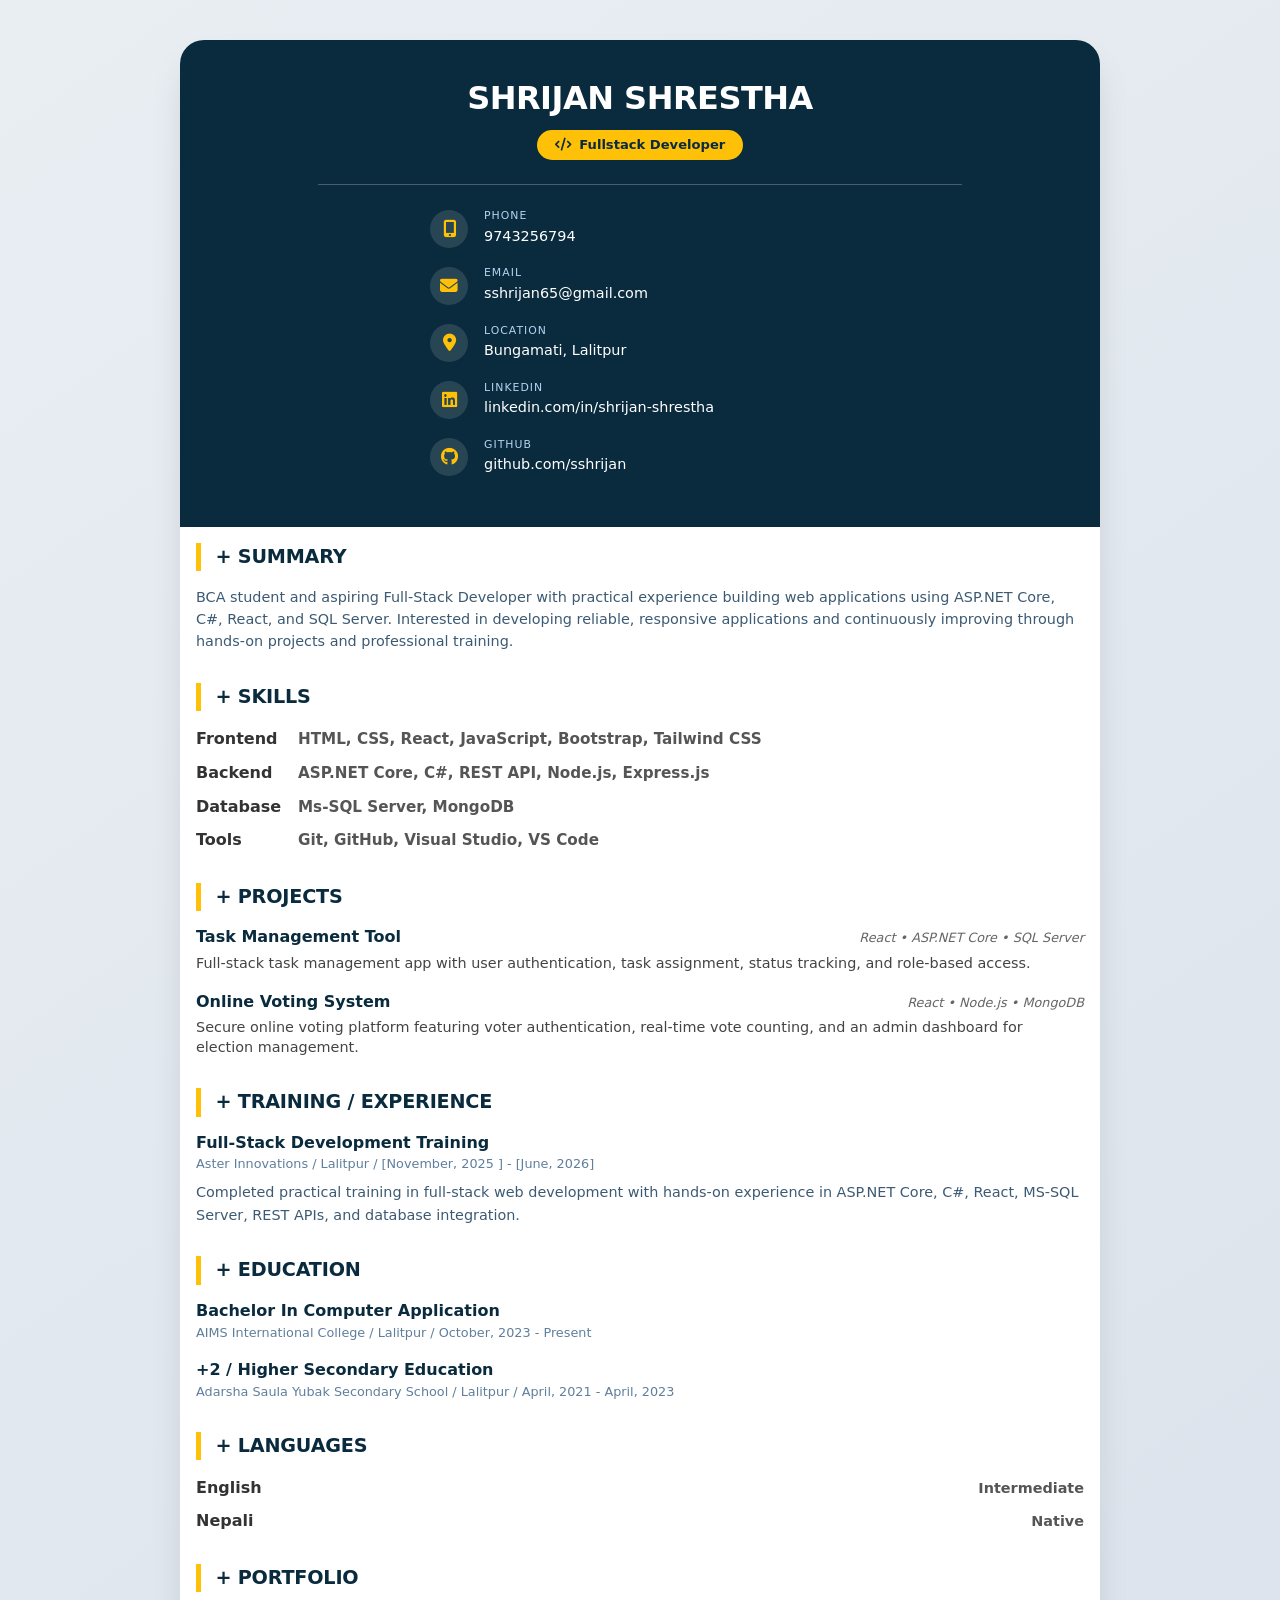
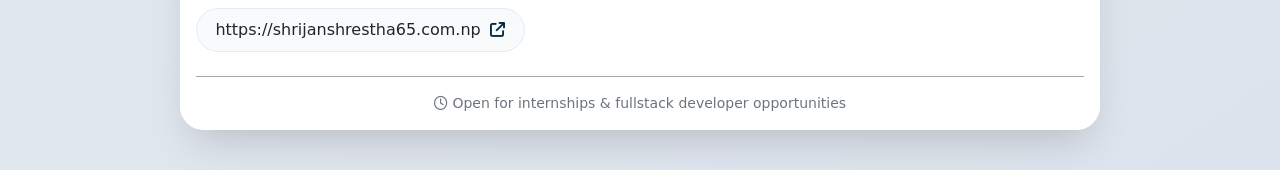
<file: index.html>
<!DOCTYPE html>
<html lang="en">
<head>
    <meta charset="UTF-8">
    <meta name="viewport" content="width=device-width, initial-scale=1.0, viewport-fit=cover">
    <title>Shrijan Shrestha | CV</title>
    <link rel="stylesheet" href="style.css">
    <link href="https://cdn.jsdelivr.net/npm/bootstrap@5.3.0-alpha1/dist/css/bootstrap.min.css" rel="stylesheet">
    <link rel="stylesheet" href="https://cdnjs.cloudflare.com/ajax/libs/font-awesome/6.6.0/css/all.min.css">
    <link href="https://fonts.googleapis.com/css2?family=Inter:opsz,wght@14..32,300;14..32,400;14..32,500;14..32,600;14..32,700&display=swap" rel="stylesheet">
    <style>
       
    </style>
</head>
<body>

<div class="cv-card">
    <div class="row g-0">

        <div class="col-12 top-container">
            <div class="name-title">
                <h1>SHRIJAN SHRESTHA</h1>
                <span class="badge-role"><i class="fa-solid fa-code me-1"></i> Fullstack Developer</span>
            </div>
            
            <hr class="bg-light my-4 opacity-25">
            
            <!-- Contact details -->
            <div class="m-3">
                <div class="contact-item">
                    <div class="contact-icon"><i class="fa-solid fa-mobile-screen-button"></i></div>
                    <div class="contact-info">
                        <h6>Phone</h6>
                        <a href="tel:9743256794" class="text-muted-sm" style="text-decoration: none; cursor: pointer;">
                            9743256794
                        </a>
                    </div>
                </div>
                <div class="contact-item">
                    <div class="contact-icon"><i class="fa-solid fa-envelope"></i></div>
                    <div class="contact-info">
                        <h6>Email</h6>
                        <a href="mailto:sshrijan65@gmail.com?subject=Contact&body=Hello Shrijan," class="text-muted-sm" style="text-decoration: none;">
                            sshrijan65@gmail.com
                        </a>
                    </div>
                </div>
                <div class="contact-item">
                    <div class="contact-icon"><i class="fa-solid fa-location-dot"></i></div>
                    <div class="contact-info">
                        <h6>Location</h6>
                        <a href="https://www.google.com/maps/place/Rato+Machindranath+Temple,Bungamati,Lalitpur/@27.629995,85.3013237,17z/data=!4m6!3m5!1s0x39eb17bcbc676e6d:0x71bb4b30e0c5c558!8m2!3d27.6296562!4d85.3021253!16s%2Fg%2F1hd_xw3xt?entry=ttu&g_ep=EgoyMDI2MDMyMi4wIKXMDSoASAFQAw%3D%3D" target="_blank" style="text-decoration: none;">
                            Bungamati, Lalitpur
                        </a>
                    </div>
                </div>
                <div class="contact-item">
                    <div class="contact-icon"><i class="fa-brands fa-linkedin"></i></div>
                    <div class="contact-info">
                        <h6>LinkedIn</h6>
                        <a href="https://www.linkedin.com/in/shrijan-shrestha-790ab024a/" target="_blank">linkedin.com/in/shrijan-shrestha</a>
                    </div>
                </div>
                <div class="contact-item">
                    <div class="contact-icon"><i class="fa-brands fa-github"></i></div>
                    <div class="contact-info">
                        <h6>GitHub</h6>
                        <a href="https://github.com/sshrijan" target="_blank">github.com/sshrijan</a>
                    </div>
                </div>
            </div>
        </div>
        
        <!-- Main content -->
        <div class="col-12 main-container p-3">

            <!-- SUMMARY -->
            <div class="section-title"><span>+</span> SUMMARY</div>
            <p class="text-muted-sm" style="line-height: 1.5;">BCA student and aspiring Full-Stack Developer with practical experience building web applications using ASP.NET Core, C#, React, and SQL Server. Interested in developing reliable, responsive applications and continuously improving through hands-on projects and professional training.</p>
            


            <!-- SKILLS -->
            <div class="section-title"><span>+</span> SKILLS</div>
            <div class="mb-3">
                <div class="skill-item">
                    <span class="skill-name">Frontend</span>
                    <span class="skill-techs"> HTML, CSS, React, JavaScript, Bootstrap, Tailwind CSS</span>
                </div>
                <div class="skill-item">
                    <span class="skill-name">Backend</span>
                    <span class="skill-techs">ASP.NET Core, C#, REST API, Node.js, Express.js</span>
                </div>
                <div class="skill-item">
                    <span class="skill-name">Database</span>
                    <span class="skill-techs">Ms-SQL Server, MongoDB</span>
                </div>
                <div class="skill-item">
                    <span class="skill-name">Tools</span>
                    <span class="skill-techs">Git, GitHub, Visual Studio, VS Code</span>
                </div>
            </div>


            <!-- PROJECTS -->
            <div class="section-title"><span>+</span> PROJECTS</div>

            <div class="project-item">
                <div class="project-header">
                    <h5>Task Management Tool</h5>
                    <span class="project-tech">React • ASP.NET Core • SQL Server</span>
                </div>
                <p class="project-desc">
                    Full-stack task management app with user authentication, task assignment, status tracking, and role-based access.
                </p>
            </div>

            <div class="project-item">
                <div class="project-header">
                    <h5>Online Voting System</h5>
                    <span class="project-tech">React • Node.js • MongoDB</span>
                </div>
                <p class="project-desc">
                    Secure online voting platform featuring voter authentication, real-time vote counting, and an admin dashboard for election management.
                </p>
            </div>


            <!-- TRAINING / EXPERIENCE -->
            <div class="section-title"><span>+</span> TRAINING / EXPERIENCE</div>
                <div class="training-item">
                    <h5>Full-Stack Development Training</h5>
                    <div class="edu-meta">
                        Aster Innovations / Lalitpur / [November, 2025 ] - [June, 2026]
                    </div>

                    <p class="text-muted-sm mt-2 mb-0">
                        Completed practical training in full-stack web development with
                        hands-on experience in ASP.NET Core, C#, React, MS-SQL Server,
                        REST APIs, and database integration.
                    </p>
                </div>


           <!-- EDUCATION -->
            <div class="section-title"><span>+</span> EDUCATION</div>

            <div class="edu-item">
                <h5>Bachelor In Computer Application</h5>
                <div class="edu-meta">AIMS International College / Lalitpur / October, 2023 - Present</div>
            </div>

            <div class="edu-item">
                <h5>+2 / Higher Secondary Education</h5>
                <div class="edu-meta">Adarsha Saula Yubak Secondary School / Lalitpur / April, 2021 - April, 2023</div>
            </div>
            
            <!-- LANGUAGES -->
            <div class="section-title"><span>+</span> LANGUAGES</div>
            <div class="lang-item">
                <span class="lang-name">English</span>
                <span class="lang-level">Intermediate</span>
            </div>
            <div class="lang-item">
                <span class="lang-name">Nepali</span>
                <span class="lang-level">Native</span>
            </div>

            
            <!-- PORTFOLIO -->
            <div class="section-title"><span>+</span> PORTFOLIO</div>
            <div class="mb-3">
                <a href="https://shrijanshrestha65.com.np" target="_blank" class="portfolio-link text-dark">
                    <span>https://shrijanshrestha65.com.np</span>
                    <i class="fa-solid fa-arrow-up-right-from-square ms-auto small"></i>
                </a>
            </div>
            
            
            <hr class="mt-4">
            <div class="text-center small text-secondary mt-2">
                <i class="fa-regular fa-clock"></i> Open for internships & fullstack developer opportunities
            </div>
        </div>
    </div>
</div>

<script src="https://cdn.jsdelivr.net/npm/bootstrap@5.3.0-alpha1/dist/js/bootstrap.bundle.min.js"></script>
</body>
</html>
</file>
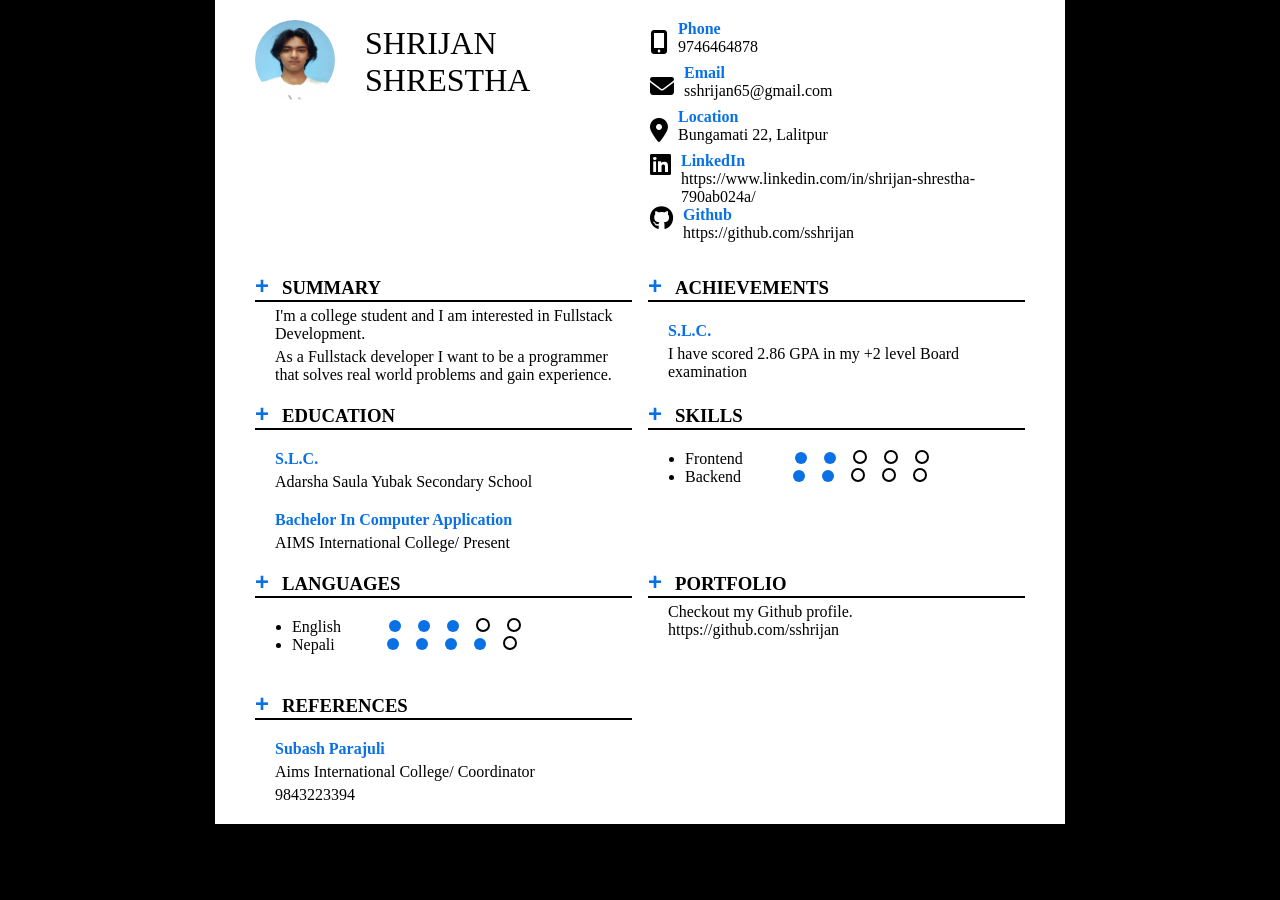
<file: cv.htm>
<!DOCTYPE html>
<html lang="en">

<head>
    <meta charset="UTF-8">
    <meta name="viewport" content="width=device-width, initial-scale=1.0">
    <title>CV</title>
    <link rel="stylesheet" href="cvStyle.css">
    <link rel="stylesheet" href="https://cdnjs.cloudflare.com/ajax/libs/font-awesome/6.6.0/css/all.min.css">

</head>

<body>
    <div id="container">
        <div id="header">
            <div class="profile">
                <img src="cv-profile.jpg">
                <h2>SHRIJAN<br>SHRESTHA</h2>
            </div>

            <div id="myInfo">
                <div class="myInfo-item">
                        <i class="fa-solid fa-mobile-screen-button"></i>
                    <div>
                        <h4>Phone</h4>
                        <p>9746464878</p>
                    </div>
                </div>

                <div class="myInfo-item">
                        <i class="fa-solid fa-envelope"></i>
                        <div >
                            <h4>Email</h4>
                            <p>sshrijan65@gmail.com</p>
                        </div>
                    </div>

                <div class="myInfo-item">
                        <i class="fa-solid fa-location-dot"></i>
                    <div>
                        <h4>Location</h4>
                        <p>Bungamati 22, Lalitpur</p>
                    </div>
                    </div>

                <div class="myInfo-item">
                    <a href="https://www.linkedin.com/in/shrijan-shrestha-790ab024a/" target="_blank">
                        <i class="fa-brands fa-linkedin"></i>
                    </a>
                    <div>
                        <h4>LinkedIn</h4>
                        <a href="https://www.linkedin.com/in/shrijan-shrestha-790ab024a/" target="_blank">https://www.linkedin.com/in/shrijan-shrestha-790ab024a/</a>
                    </div>
                </div>

                <div class="myInfo-item">
                    <a href="https://github.com/sshrijan" target="_blank">
                        <i class="fa-brands fa-github"></i>
                    </a>
                    <div>
                        <h4>Github</h4>
                        <a href="https://github.com/sshrijan" target="_blank">https://github.com/sshrijan</a>
                    </div>
                </div>

            </div>
        </div>

        <div id="infoBio">
            <div id="summary">
                <h3><span>+</span>SUMMARY</h3>
                <p>I'm a college student and I am interested in Fullstack Development.</p>
                <p> As a Fullstack developer I want to be a programmer that solves real world problems and gain
                    experience.
                </p>
            </div>

            <div id="achievements">
                <h3><span>+</span>ACHIEVEMENTS</h3>
                <h4>S.L.C.</h4>
                <p>I have scored 2.86 GPA in my +2 level Board examination</p>
            </div>

            <div id="education">
                <h3><span>+</span>EDUCATION</h3>
                <h4>S.L.C.</h4>
                <p>Adarsha Saula Yubak Secondary School</p>
                <h4>Bachelor In Computer Application</h4>
                <p>AIMS International College/ Present </p>
            </div>

            <div id="skills">
                <h3><span>+</span>SKILLS</h3>
                <ul id="list">
                    <li>Frontend
                        &nbsp; &nbsp; &nbsp; &nbsp; &nbsp; &nbsp; 
                        <span></span>
                        <span></span>
                        <span class="white-dot"></span>
                        <span class="white-dot"></span>
                        <span class="white-dot"></span>
                    </li>
                    <li>Backend
                        &nbsp; &nbsp; &nbsp; &nbsp; &nbsp; &nbsp;
                        <span></span>
                        <span></span>
                        <span class="white-dot"></span>
                        <span class="white-dot"></span>
                        <span class="white-dot"></span>
                    </li>
                </ul>
            </div>
            
            <div id="languages">
                <h3><span>+</span>LANGUAGES</h3>
                <ul id="list">
                    <li>English
                        &nbsp; &nbsp; &nbsp; &nbsp; &nbsp;&nbsp; 
                        <span></span>
                        <span></span>
                        <span></span>
                        <span class="white-dot"></span>
                        <span class="white-dot"></span>
                    </li>
                    <li>Nepali
                        &nbsp; &nbsp; &nbsp; &nbsp; &nbsp; &nbsp;
                        <span></span>
                        <span></span>
                        <span></span>
                        <span></span>
                        <span class="white-dot"></span>
                    </li>
                </ul>
            </div>

            <div id="portfolio">
                <h3><span>+</span>PORTFOLIO</h3>
                <p>Checkout my Github profile.</p>
                <a href="https://github.com/sshrijan" target="_blank">https://github.com/sshrijan</a>
            </div>

            <div id="references">
                <h3><span>+</span>REFERENCES</h3>
                <h4>Subash Parajuli</h4>
                <p>Aims International College/ Coordinator</p>
                <p>9843223394</p>
            </div>
        </div>

    </div>

</body>

</html>
</file>
<file: style.css>
* {
    margin: 0;
    padding: 0;
    box-sizing: border-box;
}

body {
    background: linear-gradient(145deg, #e9eef3 0%, #dce3ec 100%);
    font-family: 'Inter', sans-serif;
    padding: 2.5rem 1rem;
    min-height: 100vh;
}

/* Main card container */
.cv-card {
    max-width: 920px;                 /* reduced so it doesn’t look too wide */
    margin: 0 auto;
    background: #ffffff;
    border-radius: 1.5rem;
    box-shadow: 0 20px 40px -12px rgba(0, 0, 0, 0.18);
    overflow: hidden;
}

/* Top panel (previously left) */
.top-container {
    background: #0a2b3e;
    color: #f0f6fa;
    padding: 2.5rem 2.2rem 2rem;
    text-align: center;
}

.name-title {
    text-align: center;
    margin-bottom: 0.5rem;
}

.name-title h1 {
    font-size: 2rem;
    font-weight: 700;
    letter-spacing: -0.5px;
    color: white;
    margin-bottom: 0.4rem;
    line-height: 1.15;
}

.name-title .badge-role {
    background: #ffc107;
    color: #0a2b3e;
    font-weight: 600;
    padding: 0.35rem 1.1rem;
    border-radius: 40px;
    font-size: 0.82rem;
    display: inline-block;
    margin-top: 0.4rem;
}

/* Contact section */
.top-container hr {
    border: none;
    border-top: 1px solid rgba(255, 255, 255, 0.15);
    margin: 1.6rem auto;
    width: 70%;
}

.contact-item {
    display: flex;
    align-items: center;
    gap: 1rem;
    margin-bottom: 1.15rem;
    text-align: left;
    max-width: 420px;
    margin-left: auto;
    margin-right: auto;
}

.contact-icon {
    width: 38px;
    height: 38px;
    background: rgba(255, 255, 240, 0.12);
    border-radius: 50%;
    display: inline-flex;
    align-items: center;
    justify-content: center;
    font-size: 1.1rem;
    color: #ffc107;
    flex-shrink: 0;
}

.contact-info h6 {
    font-size: 0.68rem;
    font-weight: 500;
    text-transform: uppercase;
    letter-spacing: 1px;
    margin-bottom: 0.1rem;
    color: #b3d4f0;
}

.contact-info a {
    font-size: 0.9rem;
    font-weight: 500;
    color: white;
    text-decoration: none;
    transition: 0.2s;
    word-break: break-all;
}

.contact-info a:hover {
    color: #ffc107;
}

.main-container {
    background: white;
    padding: 2.6rem 2.6rem 2.3rem; 
    margin: 0;                       
}

/* Section headers */
.section-title {
    font-weight: 700;
    font-size: 1.2rem;
    letter-spacing: -0.2px;
    color: #0a2b3e;
    border-left: 5px solid #ffc107;
    padding-left: 0.9rem;
    margin: 1.9rem 0 1rem 0;
}

.section-title:first-of-type {
    margin-top: 0;
}

/* Project */

.project-header {
    display: flex;
    justify-content: space-between;
    align-items: baseline;
    margin-bottom: 0.25rem;
    flex-wrap: wrap;
    gap: 0.5rem;
}

.project-header h5 {
    margin: 0;
    font-size: 1rem;
    font-weight: 600;
}

.project-tech {
    font-size: 0.8rem;
    color: #666;
    font-style: italic;
}

.project-desc {
    margin: 0;
    font-size: 0.9rem;
    color: #444;
    line-height: 1.4;
}

/* Skills & Languages */

.skill-item{
    display: flex;
    align-items: baseline;
    margin-bottom: 0.6rem;
    gap: 0.75rem;
}

.skill-name,
.lang-name {
    font-weight: 600;
    min-width: 90px;          
    color: #333;              
}

.skill-techs {
    font-weight: 600;
    color: #555;              
    font-size: 0.95em;
}
.lang-item{
    
    display: flex;
    justify-content: space-between; 
    align-items: baseline;
    margin-bottom: 0.55rem;
}
.lang-level {
    font-weight: 600;
    color: #555;
    font-size: 0.9em;
}

/* Education, Achievements, References */
.edu-item,
.training-item,
.achievement-item,
.project-item,
.ref-item {
    margin-bottom: 1.15rem;
}

.edu-item h5,
.training-item h5,
.project-item h5,
.achievement-item h5,
.ref-item h5 {
    font-weight: 700;
    font-size: 1rem;
    color: #0a2b3e;
    margin-bottom: 0.15rem;
}

.edu-meta,
.training-meta,
.project-meta
 {
    font-size: 0.8rem;
    color: #5f7f9c;
    font-weight: 500;
}

.text-muted-sm {
    font-size: 0.9rem;
    color: #3c5a73;
    line-height: 1.55;
}

/* Portfolio link */
.portfolio-link {
    background: #f8fafc;
    border-radius: 50px;
    padding: 0.55rem 1.15rem;
    display: inline-flex;
    align-items: center;
    gap: 0.6rem;
    transition: 0.2s;
    border: 1px solid #e2edf2;
    text-decoration: none;
    font-weight: 500;
    color: #0a2b3e !important;
}

.portfolio-link i {
    font-size: 0.95rem;
    color: #0a2b3e;
}

.portfolio-link:hover {
    background: #ffc10720;
    border-color: #ffc107;
    transform: translateX(4px);
}

/* Footer note */
.main-container hr {
    margin: 1.8rem 0 1rem;
    opacity: 0.4;
}

/* ========== Responsive ========== */
@media (max-width: 768px) {
    body {
        padding: 1.2rem 0.8rem;
    }

    .cv-card {
        border-radius: 1.2rem;
    }

    .top-container {
        padding: 2rem 1.5rem 1.6rem;
    }

    .main-container {
        padding: 2rem 1.6rem 1.8rem;
        margin: 0;
    }

    .name-title h1 {
        font-size: 1.7rem;
    }

    .contact-item {
        max-width: 100%;
    }

    .section-title {
        font-size: 1.1rem;
        margin-top: 1.5rem;
    }
}

@media (max-width: 576px) {
    .skill-item,
    .lang-item {
        flex-direction: column;
        align-items: flex-start;
        gap: 0.4rem;
    }

    .dots-group {
        margin-top: 0.15rem;
    }

    .name-title h1 {
        font-size: 1.55rem;
    }
}

/* Print support */
@media print {
    * {
        -webkit-print-color-adjust: exact !important;
        print-color-adjust: exact !important;
    }

    body {
        background: white !important;
        padding: 0 !important;
        margin: 0 !important;
    }

    .cv-card {
        box-shadow: none !important;
        max-width: 100% !important;
        border-radius: 1.2rem !important;
        margin: 0 !important;
        overflow: hidden !important;
    }

    .top-container {
        border-radius: 1.2rem 1.2rem 0 0 !important;
    }
    @page {
        margin: 12mm;
        size: A4;
    }
}
</file>
<file: cvStyle.css>
*{
    padding: 0;
    margin: 0;
    box-sizing: border-box;
}

body{
    background: #000;
}

#container{
    width: 850px;
    margin: auto;
    padding: 20px 40px;
    background-color: rgb(255, 255, 255);

}

#container a {
    text-decoration: none;
    color: #000; 
}

/* section 1 */

#header{
    width: 100%;
    display: flex;
    margin-bottom: 30px;
}

.profile {
    display: flex;
    width: 50%;
}

.profile img {
    width: 5rem;
    height: 5rem;
    border-radius: 50%;
}
.profile h2{
    margin-left: 30px;
    margin-top: 5px;
    font-size: xx-large;
    font-weight: 500;
}

/* section 2 */

#myInfo{
    width: 50%;
}

.myInfo-item{
    display: flex;
}

#myInfo h4{
    color: rgb(9, 112, 230);

}

.myInfo-item i{
    display: inline;
    padding: 10px;
    font-size: x-large;
}

/* section 3 */

#infoBio{
    display: grid;
    gap: 1rem;
    grid-template-columns: repeat(auto-fit,minmax(350px,1fr));
}

#infoBio h3{
    border-bottom: 2px solid #000;

}

#infoBio h4{
    color: rgb(9, 112, 230);
    margin-top: 20px;
    padding-left: 20px;
}

#infoBio p ,#portfolio a{
    margin-top: 5px;
    padding-left: 20px;

}

#infoBio span{
    margin-right: 13px;
    font-size: x-large;
    font-family: sans-serif;
    font-weight: bold;
    color: rgb(9, 112, 230);
}

#list{
    margin-left: 17px;
    padding:20px;
}

#list span{
    display: inline-block;
    width: 10px;
    height: 10px;
    background: rgb(9, 112, 230);
    border-radius: 50%;
    padding: 6px;
}

#list .white-dot{
    display: inline-block;
    width: 10px;
    height: 10px;
    border: 2px solid rgb(0, 0, 0);
    background-color:  rgb(255, 255, 255);
    border-radius: 50%;
    padding: 5px;
}
</file>
